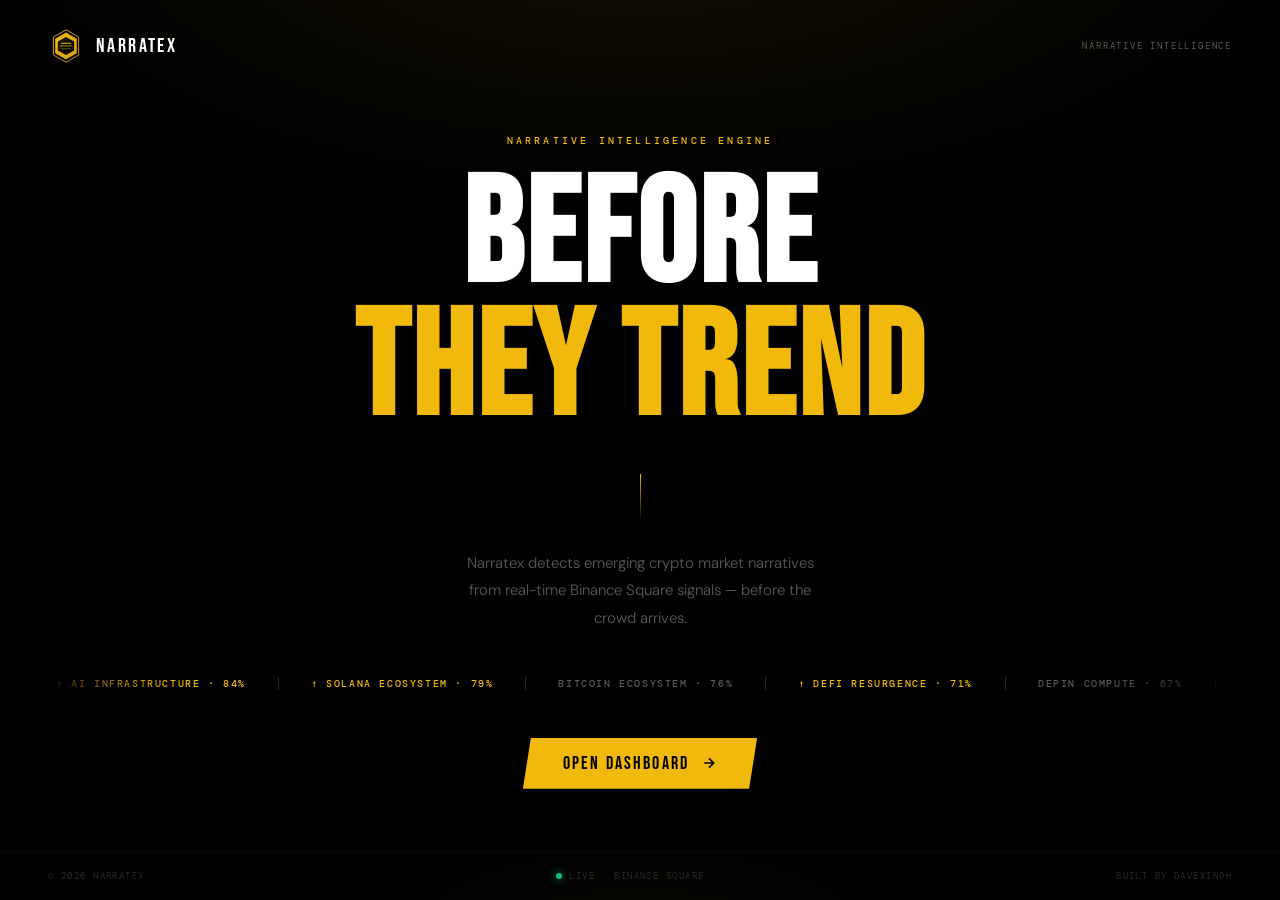
<file: index.html>
<!DOCTYPE html>
<html lang="en">
<head>
  <meta charset="UTF-8">
  <meta name="viewport" content="width=device-width, initial-scale=1.0">
  <title>Narratex — Discover Market Narratives Before They Trend</title>
  <link rel="icon" type="image/svg+xml" href="narratex_icon.svg">
  <link rel="preconnect" href="https://fonts.googleapis.com">
  <link rel="preconnect" href="https://fonts.gstatic.com" crossorigin>
  <link href="https://fonts.googleapis.com/css2?family=Bebas+Neue&family=DM+Mono:wght@400;500&family=DM+Sans:wght@300;400;500&display=swap" rel="stylesheet">
  <style>
    *, *::before, *::after { box-sizing: border-box; margin: 0; padding: 0; }

    :root {
      --bg:      #000000;
      --gold:    #f0b90b;
      --text:    #ffffff;
      --muted:   #5a5a5a;
      --muted2:  #2a2a2a;
      --font-display: 'Bebas Neue', sans-serif;
      --font-mono:    'DM Mono', monospace;
      --font-body:    'DM Sans', sans-serif;
    }

    html, body { height: 100%; background: var(--bg); color: var(--text); overflow-x: hidden; }

    .scene {
      position: relative;
      min-height: 100vh;
      display: flex;
      flex-direction: column;
    }

    .scene::before {
      content: '';
      position: fixed;
      inset: 0;
      background:
        radial-gradient(ellipse 80% 50% at 50% -10%, rgba(240,185,11,0.09) 0%, transparent 65%),
        radial-gradient(ellipse 40% 30% at 50% 110%, rgba(240,185,11,0.05) 0%, transparent 60%);
      pointer-events: none;
      z-index: 0;
    }

    nav {
      position: relative;
      z-index: 10;
      display: flex;
      align-items: center;
      justify-content: space-between;
      padding: 28px 48px;
    }

    .nav-logo { display: flex; align-items: center; gap: 12px; }

    .nav-mark {
      width: 30px;
      height: 30px;
      background: var(--gold);
      clip-path: polygon(50% 0%, 100% 25%, 100% 75%, 50% 100%, 0% 75%, 0% 25%);
    }

    .nav-name {
      font-family: var(--font-display);
      font-size: 20px;
      letter-spacing: 0.12em;
    }

    .nav-tag {
      font-family: var(--font-mono);
      font-size: 9px;
      letter-spacing: 0.2em;
      color: var(--muted);
      text-transform: uppercase;
    }

    .hero {
      position: relative;
      z-index: 1;
      flex: 1;
      display: flex;
      flex-direction: column;
      align-items: center;
      justify-content: center;
      text-align: center;
      padding: 40px 24px 60px;
    }

    .hero-label {
      font-family: var(--font-mono);
      font-size: 10px;
      font-weight: 500;
      letter-spacing: 0.32em;
      color: var(--gold);
      text-transform: uppercase;
      margin-bottom: 24px;
    }

    .hero-title {
      font-family: var(--font-display);
      font-size: clamp(72px, 13vw, 148px);
      line-height: 0.9;
      letter-spacing: 0.02em;
      margin-bottom: 8px;
    }

    .hero-title .gold { color: var(--gold); }

    .hero-rule {
      width: 1px;
      height: 48px;
      background: linear-gradient(to bottom, var(--gold), transparent);
      margin: 28px auto;
    }

    .hero-sub {
      font-family: var(--font-body);
      font-size: 15px;
      font-weight: 300;
      color: var(--muted);
      max-width: 380px;
      line-height: 1.85;
      margin-bottom: 44px;
    }

    /* Narrative ticker */
    .ticker-wrap {
      width: 100%;
      overflow: hidden;
      margin-bottom: 48px;
      mask-image: linear-gradient(to right, transparent, black 12%, black 88%, transparent);
    }

    .ticker {
      display: flex;
      animation: ticker 22s linear infinite;
      width: max-content;
    }

    .ticker-item {
      font-family: var(--font-mono);
      font-size: 10px;
      font-weight: 500;
      letter-spacing: 0.16em;
      color: var(--muted);
      padding: 0 32px;
      border-right: 1px solid var(--muted2);
      white-space: nowrap;
      text-transform: uppercase;
    }

    .ticker-item.hot { color: var(--gold); }

    @keyframes ticker {
      from { transform: translateX(0); }
      to   { transform: translateX(-50%); }
    }

    .cta-group { display: flex; align-items: center; gap: 20px; }

    .cta-primary {
      display: inline-flex;
      align-items: center;
      gap: 12px;
      background: var(--gold);
      color: #000;
      font-family: var(--font-display);
      font-size: 18px;
      letter-spacing: 0.12em;
      text-decoration: none;
      padding: 15px 40px;
      clip-path: polygon(8px 0%, 100% 0%, calc(100% - 8px) 100%, 0% 100%);
      transition: transform 0.2s, filter 0.2s;
    }

    .cta-primary:hover { transform: scale(1.025); filter: brightness(1.08); }

    .cta-ghost {
      font-family: var(--font-mono);
      font-size: 11px;
      letter-spacing: 0.1em;
      color: var(--muted);
      text-decoration: none;
      transition: color 0.2s;
    }

    .cta-ghost:hover { color: var(--text); }

    .bottom-bar {
      position: relative;
      z-index: 10;
      display: flex;
      justify-content: space-between;
      align-items: center;
      padding: 18px 48px;
      border-top: 1px solid rgba(255,255,255,0.04);
      flex-wrap: wrap;
      gap: 8px;
    }

    .bottom-bar span {
      font-family: var(--font-mono);
      font-size: 9px;
      letter-spacing: 0.16em;
      color: var(--muted2);
      text-transform: uppercase;
    }

    .live-dot {
      display: inline-flex;
      align-items: center;
      gap: 7px;
      font-family: var(--font-mono);
      font-size: 9px;
      letter-spacing: 0.14em;
      color: #10b981;
      text-transform: uppercase;
    }

    .live-dot::before {
      content: '';
      width: 6px;
      height: 6px;
      background: #10b981;
      border-radius: 50%;
      box-shadow: 0 0 8px #10b981;
      animation: glow 2s ease infinite;
    }

    @keyframes glow { 0%,100% { opacity:1; } 50% { opacity:0.3; } }

    @media (max-width: 640px) {
      nav, .bottom-bar { padding: 20px 24px; }
      .cta-group { flex-direction: column; }
    }
  </style>
</head>
<body>
  <div class="scene">
    <nav>
      <div class="nav-logo">
        <svg xmlns="http://www.w3.org/2000/svg" viewBox="0 0 80 80" width="36" height="36">
          <defs>
            <linearGradient id="g1" x1="0%" y1="0%" x2="100%" y2="100%">
              <stop offset="0%" style="stop-color:#f0b90b"/>
              <stop offset="100%" style="stop-color:#d4a008"/>
            </linearGradient>
            <linearGradient id="g2" x1="0%" y1="0%" x2="100%" y2="100%">
              <stop offset="0%" style="stop-color:#1a1400"/>
              <stop offset="100%" style="stop-color:#000000"/>
            </linearGradient>
          </defs>
          <rect width="80" height="80" fill="#000" rx="12"/>
          <polygon points="40,4 68,20 68,60 40,76 12,60 12,20" fill="none" stroke="url(#g1)" stroke-width="2"/>
          <polygon points="40,10 64,24 64,56 40,70 16,56 16,24" fill="url(#g1)"/>
          <polygon points="40,20 58,30 58,50 40,60 22,50 22,30" fill="url(#g2)"/>
          <line x1="30" y1="34" x2="50" y2="34" stroke="#f0b90b" stroke-width="2.5" stroke-linecap="round"/>
          <line x1="27" y1="40" x2="53" y2="40" stroke="#f0b90b" stroke-width="2.5" stroke-linecap="round" opacity="0.7"/>
          <line x1="30" y1="46" x2="50" y2="46" stroke="#f0b90b" stroke-width="2.5" stroke-linecap="round" opacity="0.4"/>
        </svg>
        <span class="nav-name">NARRATEX</span>
      </div>
      <span class="nav-tag">Narrative Intelligence</span>
    </nav>

    <div class="hero">
      <p class="hero-label">Narrative Intelligence Engine</p>

      <h1 class="hero-title">
        BEFORE<br><span class="gold">THEY TREND</span>
      </h1>

      <div class="hero-rule"></div>

      <p class="hero-sub">
        Narratex detects emerging crypto market narratives from real-time Binance Square signals — before the crowd arrives.
      </p>

      <div class="ticker-wrap">
        <div class="ticker">
          <span class="ticker-item hot">↑ AI Infrastructure · 84%</span>
          <span class="ticker-item hot">↑ Solana Ecosystem · 79%</span>
          <span class="ticker-item">Bitcoin Ecosystem · 76%</span>
          <span class="ticker-item hot">↑ DeFi Resurgence · 71%</span>
          <span class="ticker-item">DePIN Compute · 67%</span>
          <span class="ticker-item">Layer 2 Scaling · 63%</span>
          <span class="ticker-item">RWA Tokenization · 58%</span>
          <span class="ticker-item">Gaming Infrastructure · 52%</span>
          <span class="ticker-item hot">↑ AI Infrastructure · 84%</span>
          <span class="ticker-item hot">↑ Solana Ecosystem · 79%</span>
          <span class="ticker-item">Bitcoin Ecosystem · 76%</span>
          <span class="ticker-item hot">↑ DeFi Resurgence · 71%</span>
          <span class="ticker-item">DePIN Compute · 67%</span>
          <span class="ticker-item">Layer 2 Scaling · 63%</span>
          <span class="ticker-item">RWA Tokenization · 58%</span>
          <span class="ticker-item">Gaming Infrastructure · 52%</span>
        </div>
      </div>

      <div class="cta-group">
        <a class="cta-primary" href="dashboard.html">
          OPEN DASHBOARD
          <svg width="16" height="16" viewBox="0 0 24 24" fill="none" stroke="currentColor" stroke-width="2.5"><path d="M5 12h14M12 5l7 7-7 7"/></svg>
        </a>
      </div>
    </div>

    <div class="bottom-bar">
      <span>© 2026 Narratex</span>
      <span class="live-dot">Live · Binance Square</span>
      <span>Built by Davexinoh</span>
    </div>
  </div>
</body>
  </html>
</file>
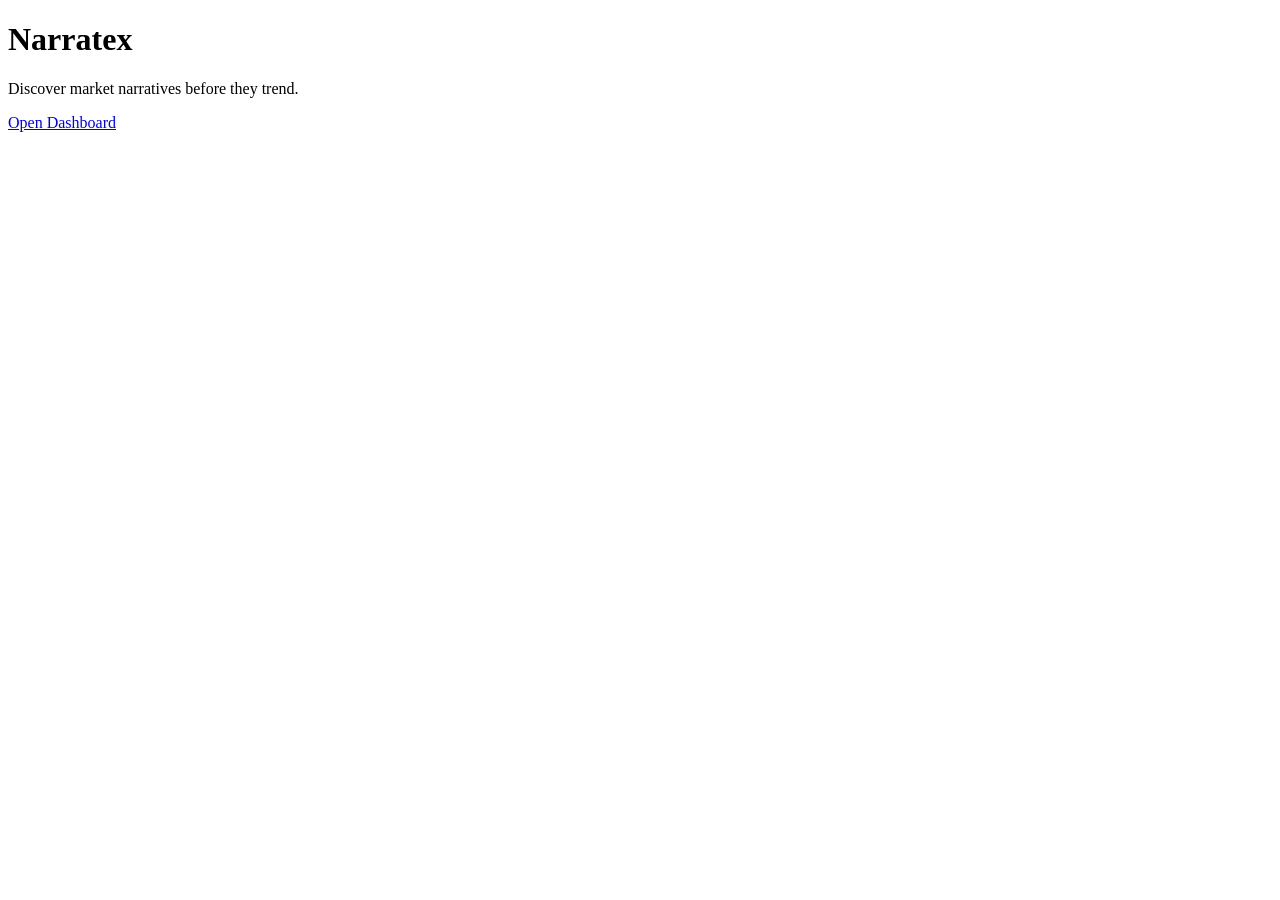
<file: frontend/index.html>
<!DOCTYPE html>
<html>
<head>

<title>Narratex</title>

</head>

<body>

<h1>Narratex</h1>
<p>Discover market narratives before they trend.</p>

<a href="dashboard.html">Open Dashboard</a>

</body>
</html>
</file>
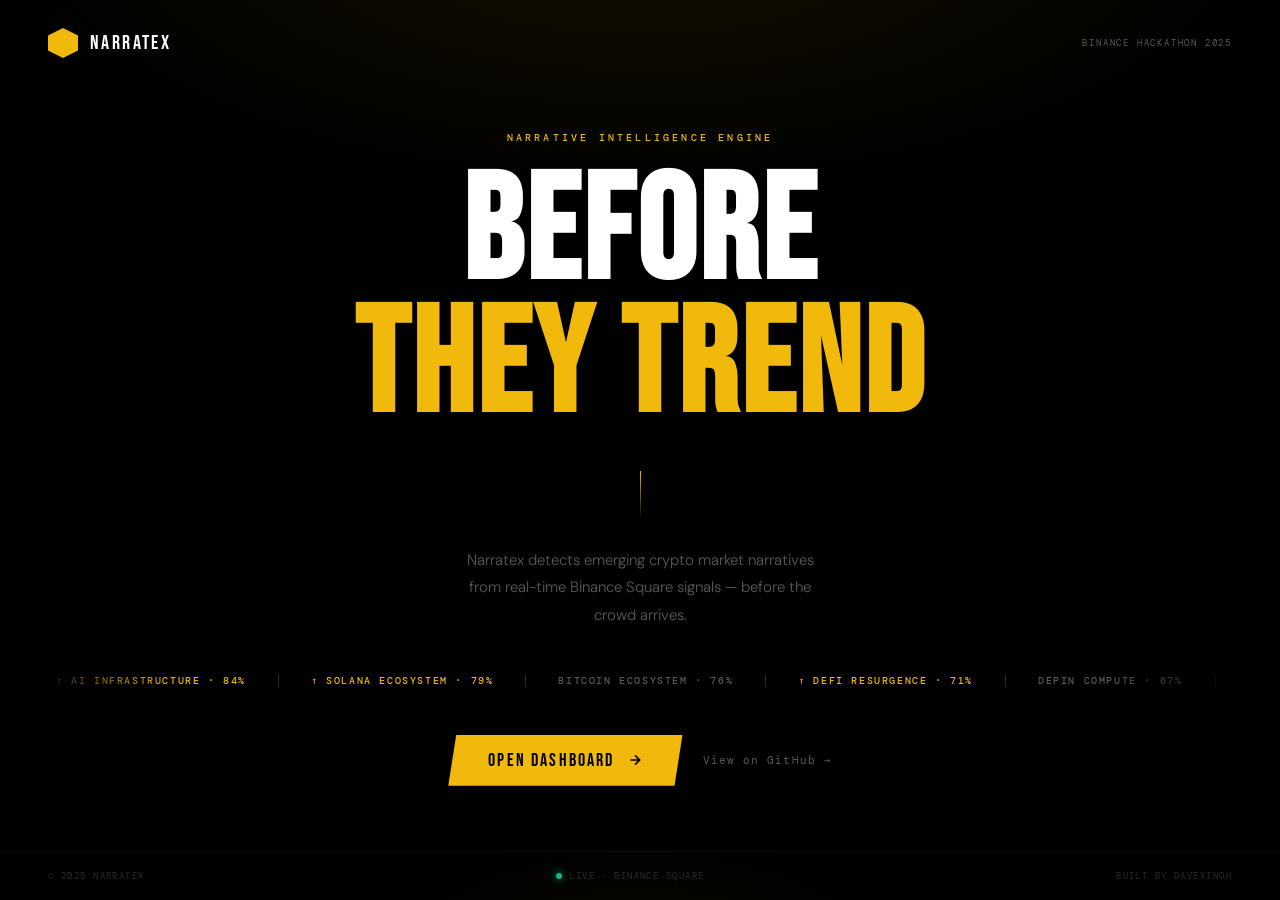
<file: index-1.html>
<!DOCTYPE html>
<html lang="en">
<head>
  <meta charset="UTF-8">
  <meta name="viewport" content="width=device-width, initial-scale=1.0">
  <title>Narratex — Discover Market Narratives Before They Trend</title>
  <link rel="preconnect" href="https://fonts.googleapis.com">
  <link rel="preconnect" href="https://fonts.gstatic.com" crossorigin>
  <link href="https://fonts.googleapis.com/css2?family=Bebas+Neue&family=DM+Mono:wght@400;500&family=DM+Sans:wght@300;400;500&display=swap" rel="stylesheet">
  <style>
    *, *::before, *::after { box-sizing: border-box; margin: 0; padding: 0; }

    :root {
      --bg:      #000000;
      --gold:    #f0b90b;
      --text:    #ffffff;
      --muted:   #5a5a5a;
      --muted2:  #2a2a2a;
      --font-display: 'Bebas Neue', sans-serif;
      --font-mono:    'DM Mono', monospace;
      --font-body:    'DM Sans', sans-serif;
    }

    html, body { height: 100%; background: var(--bg); color: var(--text); overflow-x: hidden; }

    .scene {
      position: relative;
      min-height: 100vh;
      display: flex;
      flex-direction: column;
    }

    .scene::before {
      content: '';
      position: fixed;
      inset: 0;
      background:
        radial-gradient(ellipse 80% 50% at 50% -10%, rgba(240,185,11,0.09) 0%, transparent 65%),
        radial-gradient(ellipse 40% 30% at 50% 110%, rgba(240,185,11,0.05) 0%, transparent 60%);
      pointer-events: none;
      z-index: 0;
    }

    nav {
      position: relative;
      z-index: 10;
      display: flex;
      align-items: center;
      justify-content: space-between;
      padding: 28px 48px;
    }

    .nav-logo { display: flex; align-items: center; gap: 12px; }

    .nav-mark {
      width: 30px;
      height: 30px;
      background: var(--gold);
      clip-path: polygon(50% 0%, 100% 25%, 100% 75%, 50% 100%, 0% 75%, 0% 25%);
    }

    .nav-name {
      font-family: var(--font-display);
      font-size: 20px;
      letter-spacing: 0.12em;
    }

    .nav-tag {
      font-family: var(--font-mono);
      font-size: 9px;
      letter-spacing: 0.2em;
      color: var(--muted);
      text-transform: uppercase;
    }

    .hero {
      position: relative;
      z-index: 1;
      flex: 1;
      display: flex;
      flex-direction: column;
      align-items: center;
      justify-content: center;
      text-align: center;
      padding: 40px 24px 60px;
    }

    .hero-label {
      font-family: var(--font-mono);
      font-size: 10px;
      font-weight: 500;
      letter-spacing: 0.32em;
      color: var(--gold);
      text-transform: uppercase;
      margin-bottom: 24px;
    }

    .hero-title {
      font-family: var(--font-display);
      font-size: clamp(72px, 13vw, 148px);
      line-height: 0.9;
      letter-spacing: 0.02em;
      margin-bottom: 8px;
    }

    .hero-title .gold { color: var(--gold); }

    .hero-rule {
      width: 1px;
      height: 48px;
      background: linear-gradient(to bottom, var(--gold), transparent);
      margin: 28px auto;
    }

    .hero-sub {
      font-family: var(--font-body);
      font-size: 15px;
      font-weight: 300;
      color: var(--muted);
      max-width: 380px;
      line-height: 1.85;
      margin-bottom: 44px;
    }

    /* Narrative ticker */
    .ticker-wrap {
      width: 100%;
      overflow: hidden;
      margin-bottom: 48px;
      mask-image: linear-gradient(to right, transparent, black 12%, black 88%, transparent);
    }

    .ticker {
      display: flex;
      animation: ticker 22s linear infinite;
      width: max-content;
    }

    .ticker-item {
      font-family: var(--font-mono);
      font-size: 10px;
      font-weight: 500;
      letter-spacing: 0.16em;
      color: var(--muted);
      padding: 0 32px;
      border-right: 1px solid var(--muted2);
      white-space: nowrap;
      text-transform: uppercase;
    }

    .ticker-item.hot { color: var(--gold); }

    @keyframes ticker {
      from { transform: translateX(0); }
      to   { transform: translateX(-50%); }
    }

    .cta-group { display: flex; align-items: center; gap: 20px; }

    .cta-primary {
      display: inline-flex;
      align-items: center;
      gap: 12px;
      background: var(--gold);
      color: #000;
      font-family: var(--font-display);
      font-size: 18px;
      letter-spacing: 0.12em;
      text-decoration: none;
      padding: 15px 40px;
      clip-path: polygon(8px 0%, 100% 0%, calc(100% - 8px) 100%, 0% 100%);
      transition: transform 0.2s, filter 0.2s;
    }

    .cta-primary:hover { transform: scale(1.025); filter: brightness(1.08); }

    .cta-ghost {
      font-family: var(--font-mono);
      font-size: 11px;
      letter-spacing: 0.1em;
      color: var(--muted);
      text-decoration: none;
      transition: color 0.2s;
    }

    .cta-ghost:hover { color: var(--text); }

    .bottom-bar {
      position: relative;
      z-index: 10;
      display: flex;
      justify-content: space-between;
      align-items: center;
      padding: 18px 48px;
      border-top: 1px solid rgba(255,255,255,0.04);
      flex-wrap: wrap;
      gap: 8px;
    }

    .bottom-bar span {
      font-family: var(--font-mono);
      font-size: 9px;
      letter-spacing: 0.16em;
      color: var(--muted2);
      text-transform: uppercase;
    }

    .live-dot {
      display: inline-flex;
      align-items: center;
      gap: 7px;
      font-family: var(--font-mono);
      font-size: 9px;
      letter-spacing: 0.14em;
      color: #10b981;
      text-transform: uppercase;
    }

    .live-dot::before {
      content: '';
      width: 6px;
      height: 6px;
      background: #10b981;
      border-radius: 50%;
      box-shadow: 0 0 8px #10b981;
      animation: glow 2s ease infinite;
    }

    @keyframes glow { 0%,100% { opacity:1; } 50% { opacity:0.3; } }

    @media (max-width: 640px) {
      nav, .bottom-bar { padding: 20px 24px; }
      .cta-group { flex-direction: column; }
    }
  </style>
</head>
<body>
  <div class="scene">
    <nav>
      <div class="nav-logo">
        <div class="nav-mark"></div>
        <span class="nav-name">NARRATEX</span>
      </div>
      <span class="nav-tag">Binance Hackathon 2025</span>
    </nav>

    <div class="hero">
      <p class="hero-label">Narrative Intelligence Engine</p>

      <h1 class="hero-title">
        BEFORE<br><span class="gold">THEY TREND</span>
      </h1>

      <div class="hero-rule"></div>

      <p class="hero-sub">
        Narratex detects emerging crypto market narratives from real-time Binance Square signals — before the crowd arrives.
      </p>

      <div class="ticker-wrap">
        <div class="ticker">
          <span class="ticker-item hot">↑ AI Infrastructure · 84%</span>
          <span class="ticker-item hot">↑ Solana Ecosystem · 79%</span>
          <span class="ticker-item">Bitcoin Ecosystem · 76%</span>
          <span class="ticker-item hot">↑ DeFi Resurgence · 71%</span>
          <span class="ticker-item">DePIN Compute · 67%</span>
          <span class="ticker-item">Layer 2 Scaling · 63%</span>
          <span class="ticker-item">RWA Tokenization · 58%</span>
          <span class="ticker-item">Gaming Infrastructure · 52%</span>
          <span class="ticker-item hot">↑ AI Infrastructure · 84%</span>
          <span class="ticker-item hot">↑ Solana Ecosystem · 79%</span>
          <span class="ticker-item">Bitcoin Ecosystem · 76%</span>
          <span class="ticker-item hot">↑ DeFi Resurgence · 71%</span>
          <span class="ticker-item">DePIN Compute · 67%</span>
          <span class="ticker-item">Layer 2 Scaling · 63%</span>
          <span class="ticker-item">RWA Tokenization · 58%</span>
          <span class="ticker-item">Gaming Infrastructure · 52%</span>
        </div>
      </div>

      <div class="cta-group">
        <a class="cta-primary" href="dashboard.html">
          OPEN DASHBOARD
          <svg width="16" height="16" viewBox="0 0 24 24" fill="none" stroke="currentColor" stroke-width="2.5"><path d="M5 12h14M12 5l7 7-7 7"/></svg>
        </a>
        <a class="cta-ghost" href="https://github.com/Davexinoh/Narratex" target="_blank">View on GitHub →</a>
      </div>
    </div>

    <div class="bottom-bar">
      <span>© 2025 Narratex</span>
      <span class="live-dot">Live · Binance Square</span>
      <span>Built by Davexinoh</span>
    </div>
  </div>
</body>
</html>
</file>
